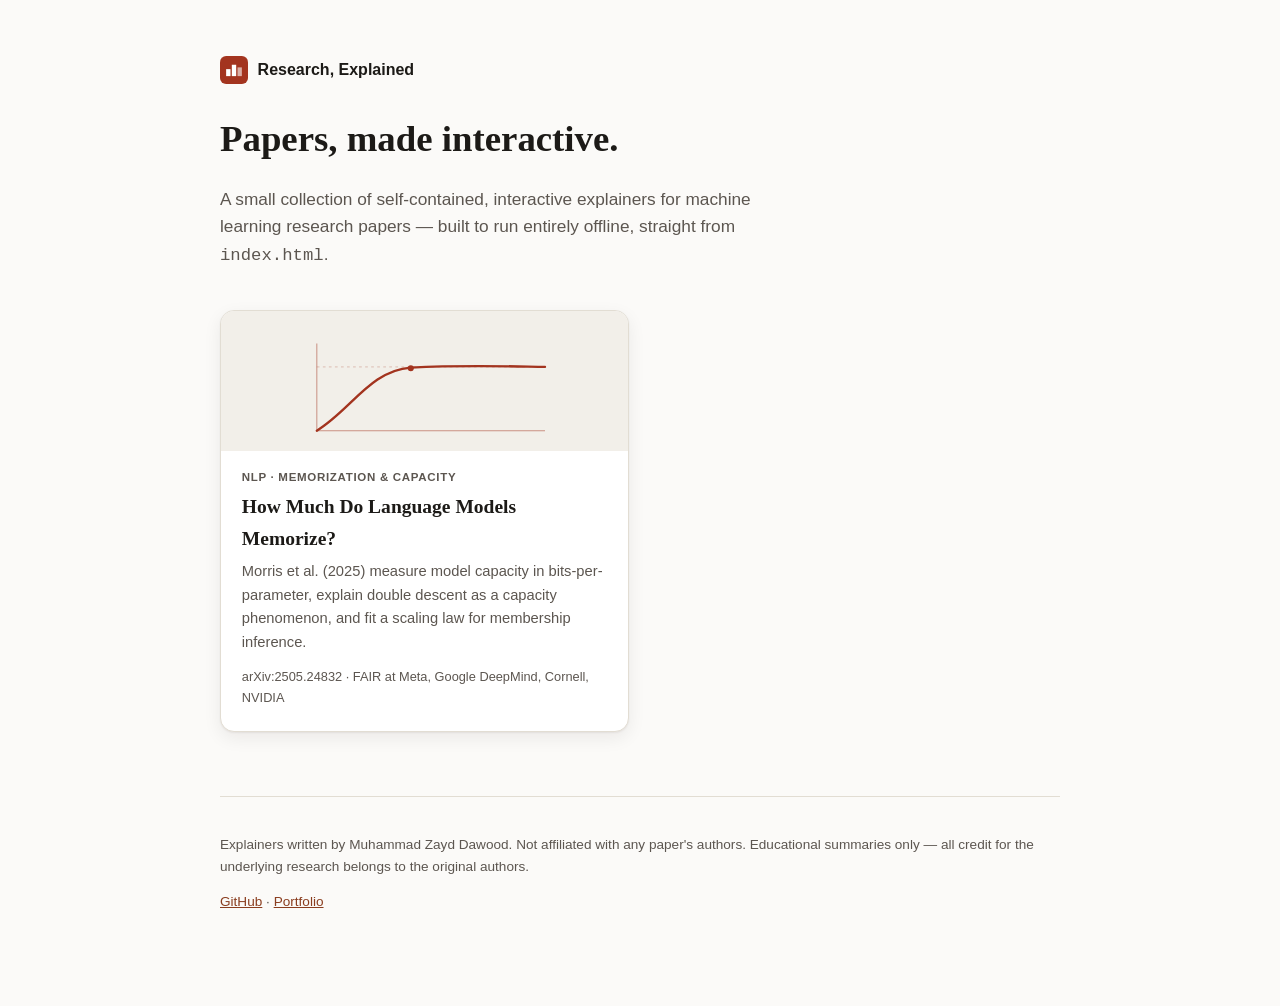
<file: index.html>
<!DOCTYPE html>
<html lang="en">
<head>
<meta charset="UTF-8" />
<meta name="viewport" content="width=device-width, initial-scale=1.0" />
<title>Research, Explained</title>
<meta name="description" content="Interactive, self-contained explainers of machine learning research papers." />
<link rel="icon" type="image/svg+xml" href="memorization/assets/favicon.svg" />
<style>
  :root {
    --bg: #fbfaf8; --bg-elevated: #ffffff; --bg-inset: #f2efe9;
    --text: #1c1a17; --text-dim: #5c5650; --border: #e2ddd3;
    --accent: #a3341f; --accent-soft: #f3e3de; --link: #8a3d1f;
    --shadow: 0 1px 2px rgba(30,20,10,.06), 0 6px 18px rgba(30,20,10,.07);
    --font-sans: -apple-system, BlinkMacSystemFont, "Segoe UI", Roboto, Helvetica, Arial, sans-serif;
    --font-serif: Georgia, "Iowan Old Style", "Palatino Linotype", serif;
  }
  @media (prefers-color-scheme: dark) {
    :root {
      --bg: #171512; --bg-elevated: #211e1a; --bg-inset: #1c1a16;
      --text: #ece7df; --text-dim: #a89e92; --border: #38332c;
      --accent: #e08a6c; --accent-soft: #3a241b; --link: #f0a584;
      --shadow: 0 1px 2px rgba(0,0,0,.3), 0 6px 20px rgba(0,0,0,.35);
    }
  }
  * { box-sizing: border-box; }
  body { margin: 0; background: var(--bg); color: var(--text); font-family: var(--font-sans); line-height: 1.6; }
  .wrap { max-width: 880px; margin: 0 auto; padding: 3.5rem 1.25rem 5rem; }
  header.hero { margin-bottom: 2.5rem; }
  .brand { display: flex; align-items: center; gap: 0.6rem; font-weight: 700; margin-bottom: 1.6rem; }
  .brand svg { width: 28px; height: 28px; }
  h1 { font-family: var(--font-serif); font-size: 2.3rem; margin: 0 0 0.5rem; }
  .lede { color: var(--text-dim); font-size: 1.08rem; max-width: 60ch; }
  .grid { display: grid; grid-template-columns: repeat(auto-fill, minmax(280px, 1fr)); gap: 1.4rem; margin-top: 2rem; }
  .card {
    display: block; text-decoration: none; color: inherit;
    background: var(--bg-elevated); border: 1px solid var(--border);
    border-radius: 14px; overflow: hidden; box-shadow: var(--shadow);
    transition: transform .15s ease, box-shadow .15s ease;
  }
  .card:hover { transform: translateY(-3px); box-shadow: 0 10px 26px rgba(30,20,10,.12); }
  .card-art { background: var(--bg-inset); color: var(--accent); padding: 1.2rem 1.2rem 0; height: 140px; }
  .card-body { padding: 1.1rem 1.3rem 1.4rem; }
  .card-kicker { font-size: 0.72rem; text-transform: uppercase; letter-spacing: .06em; color: var(--text-dim); font-weight: 700; }
  .card h2 { font-family: var(--font-serif); font-size: 1.22rem; margin: 0.3rem 0 0.4rem; }
  .card p { color: var(--text-dim); font-size: 0.92rem; margin: 0; }
  .card-meta { margin-top: 0.8rem; font-size: 0.8rem; color: var(--text-dim); }
  footer { margin-top: 4rem; padding-top: 1.5rem; border-top: 1px solid var(--border); font-size: 0.85rem; color: var(--text-dim); }
  footer a { color: var(--link); }
  a:focus-visible { outline: 3px solid var(--accent); outline-offset: 2px; }
</style>
</head>
<body>
<div class="wrap">
  <header class="hero">
    <div class="brand">
      <svg viewBox="0 0 32 32" aria-hidden="true"><rect width="32" height="32" rx="7" fill="#a3341f"/><path d="M7 23 L7 15 L12 15 L12 23 Z" fill="#fff"/><path d="M13.5 23 L13.5 10 L18.5 10 L18.5 23 Z" fill="#fff"/><path d="M20 23 L20 13 L25 13 L25 23 Z" fill="#fff" opacity="0.6"/></svg>
      <span>Research, Explained</span>
    </div>
    <h1>Papers, made interactive.</h1>
    <p class="lede">A small collection of self-contained, interactive explainers for machine learning research papers — built to run entirely offline, straight from <code>index.html</code>.</p>
  </header>

  <section class="grid">
    <a class="card" href="memorization/index.html">
      <div class="card-art" aria-hidden="true">
        <svg viewBox="0 0 400 180" width="100%" height="100%">
          <line x1="40" y1="20" x2="40" y2="150" stroke="currentColor" stroke-width="1.5" opacity="0.5"/>
          <line x1="40" y1="150" x2="380" y2="150" stroke="currentColor" stroke-width="1.5" opacity="0.5"/>
          <line x1="40" y1="55" x2="380" y2="55" stroke="currentColor" stroke-width="1" stroke-dasharray="4 5" opacity="0.4"/>
          <path d="M40,150 C90,120 120,60 180,56 C260,52 320,54 380,55" fill="none" stroke="#a3341f" stroke-width="3.5" stroke-linecap="round"/>
          <circle cx="180" cy="57" r="4.5" fill="#a3341f"/>
        </svg>
      </div>
      <div class="card-body">
        <div class="card-kicker">NLP · Memorization &amp; Capacity</div>
        <h2>How Much Do Language Models Memorize?</h2>
        <p>Morris et al. (2025) measure model capacity in bits-per-parameter, explain double descent as a capacity phenomenon, and fit a scaling law for membership inference.</p>
        <div class="card-meta">arXiv:2505.24832 · FAIR at Meta, Google DeepMind, Cornell, NVIDIA</div>
      </div>
    </a>
  </section>

  <footer>
    <p>Explainers written by Muhammad Zayd Dawood. Not affiliated with any paper's authors. Educational summaries only — all credit for the underlying research belongs to the original authors.</p>
    <p><a href="https://github.com/zayddawood-0" target="_blank" rel="noopener">GitHub</a> · <a href="https://portfolio-ruddy-eta-kuetcldrzu.vercel.app/" target="_blank" rel="noopener">Portfolio</a></p>
  </footer>
</div>
</body>
</html>
</file>
